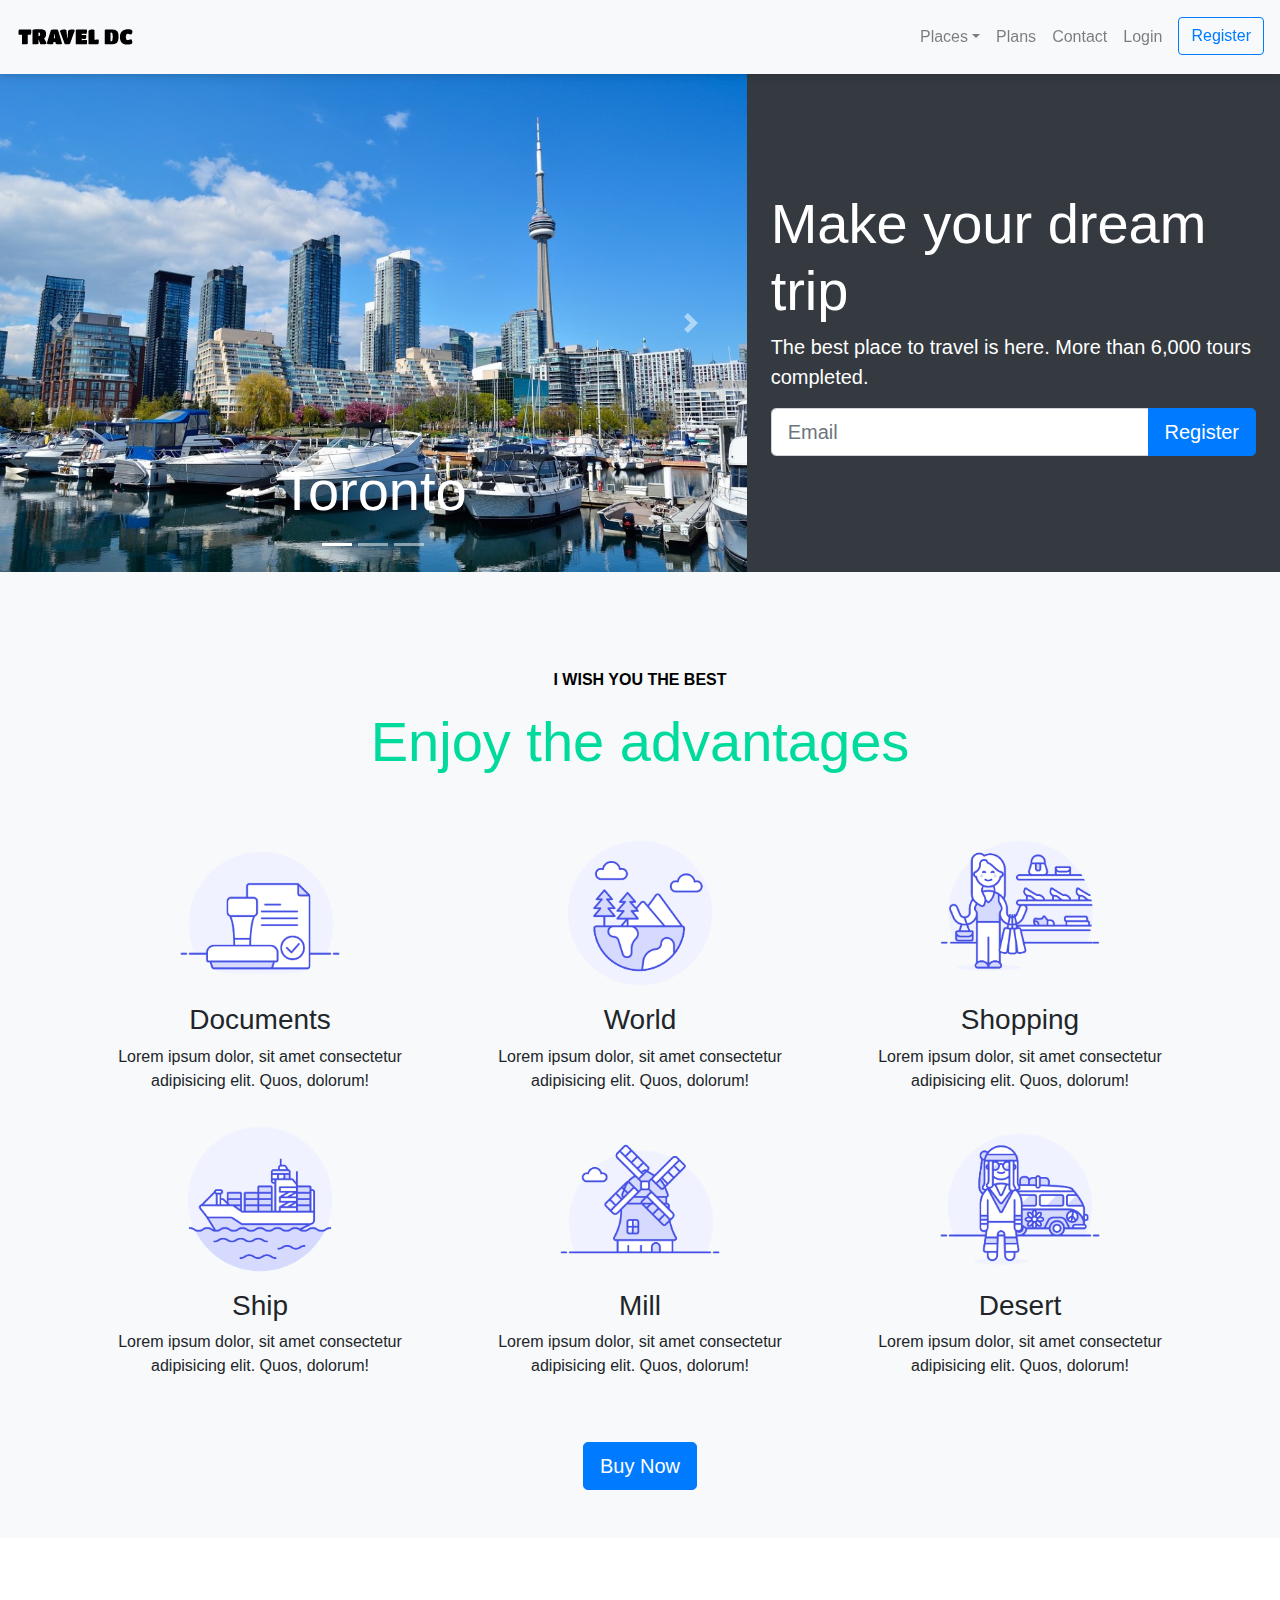
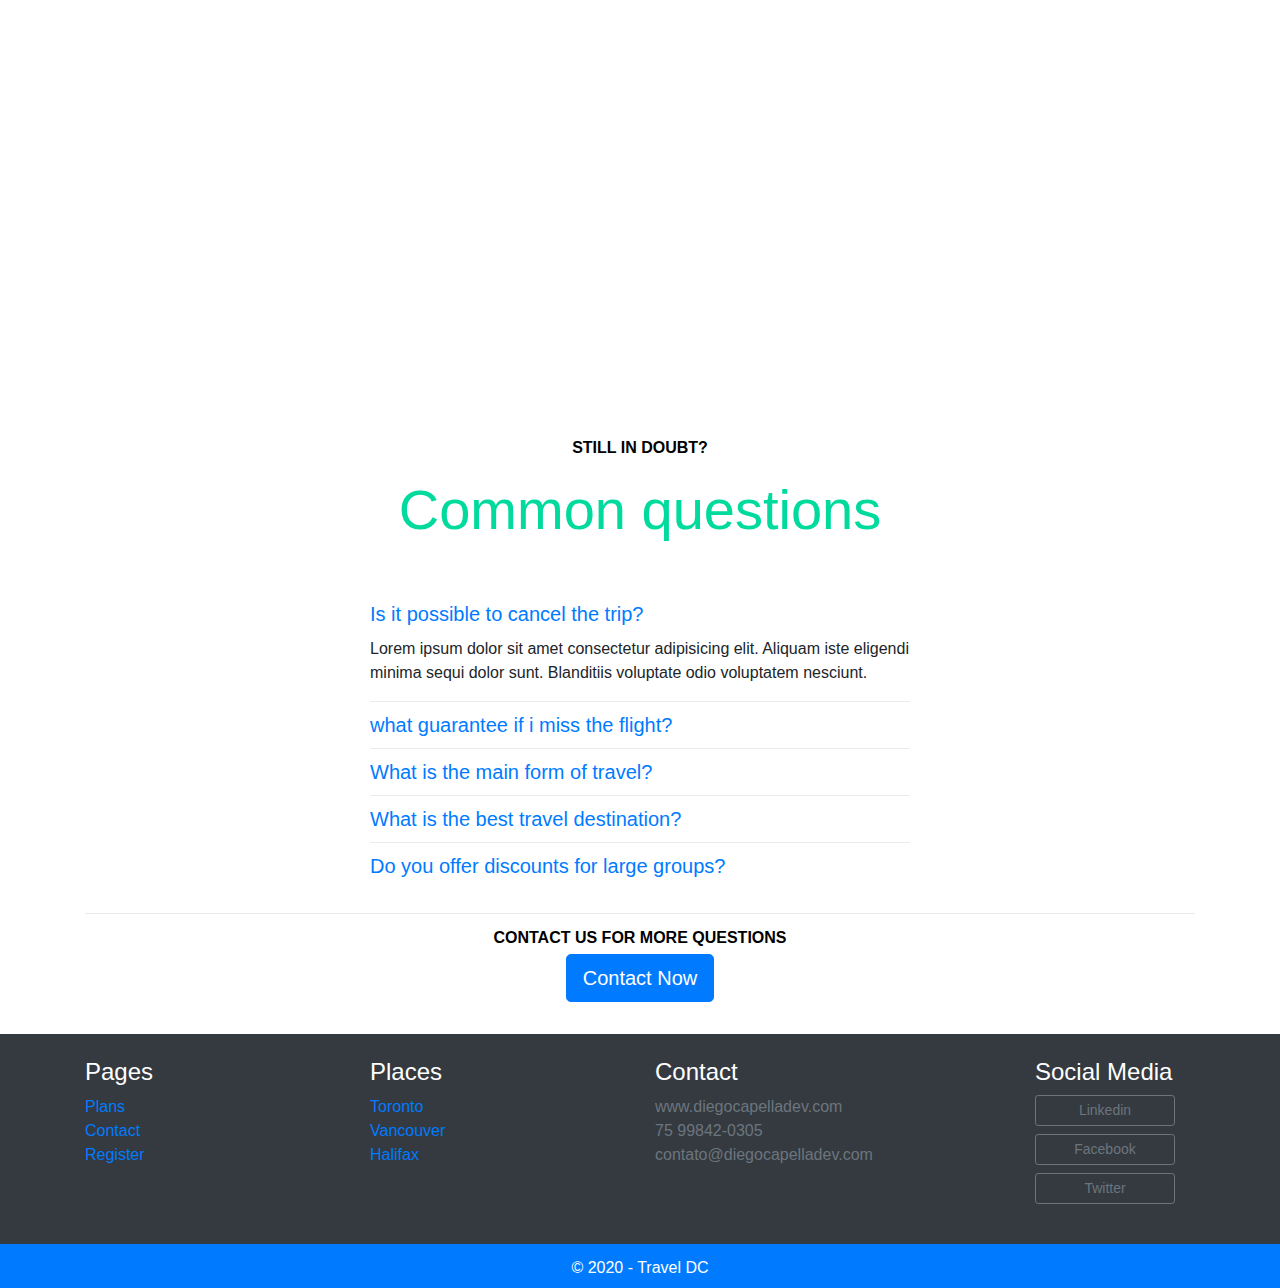
<file: index.html>
<!DOCTYPE html>
<html lang="pt-br">
<head>
  <meta charset="UTF-8">
  <meta name="viewport" content="width=device-width, initial-scale=1.0">
  <title>Travel DC</title>
  <link rel="stylesheet" href="css/bootstrap.min.css">
  <link rel="stylesheet" href="css/style.css">
</head>
<body>

  <!-- Modal Login -->
  <div class="modal fade" id="modalLogin" tabindex="-1" role="dialog" aria-labelledby="modalLoginLabel" aria-hidden="true">
    <div class="modal-dialog" role="document">
      <div class="modal-content">
        <div class="modal-header">
          <h5 class="modal-title" id="modalLoginLabel">Log-in</h5>
          <button type="button" class="close" data-dismiss="modal" aria-label="Close">
            <span aria-hidden="true">&times;</span>
          </button>
        </div>
        <div class="modal-body">
          <form>
            <div class="form-group">
              <label for="emailLogin">Email address</label>
              <input type="email" class="form-control" id="emailLogin" aria-describedby="emailHelp" placeholder="user@example.com">
              <small id="emailHelp" class="form-text text-muted">We'll never share your email with anyone else.</small>
            </div>
            <div class="form-group">
              <label for="passwordLogin">Password</label>
              <input type="password" class="form-control" id="passwordLogin" placeholder="********">
            </div>
            <button type="submit" class="btn btn-primary">Submit</button>
            <div class="mt-2">
              <small>Forgot your password? <a href="#">Click here!</a></small>
            </div>
          </form>
        </div>
      </div>
    </div>
  </div>

  <!-- Navigation-Bar -->
  <nav class="navbar fixed-top py-3 navbar-expand-md bg-light navbar-light box-shadow">
    <a href="index.html">
      <img src="img/home/logo.png" class="navbar-brand" alt="Travel DC">
    </a>
    <button class="navbar-toggler" type="button" data-toggle="collapse" data-target="#navbarSupportedContent" aria-controls="navbarSupportedContent" aria-expanded="false" aria-label="Toggle navigation">
      <span class="navbar-toggler-icon"></span>
    </button>
    <div class="collapse navbar-collapse" id="navbarSupportedContent">
      <ul class="navbar-nav ml-auto">
        <li class="nav-item dropdown">
          <a class="nav-link dropdown-toggle" id="navbarDropdown" href="#" role="button" data-toggle="dropdown" aria-haspopup="true" aria-expanded="false" >Places</a>
          <div class="dropdown-menu" aria-labelledby="navbarDropdown">
            <a class="dropdown-item" href="places.html">Toronto</a>
            <a class="dropdown-item" href="places.html">Vancouver</a>
            <a class="dropdown-item" href="places.html">Halifax</a>
          </div>
        </li>
        <li class="nav-item">
          <a class="nav-link" href="plans.html">Plans</a>
        </li>
        <li class="nav-item">
          <a class="nav-link" href="contact.html">Contact</a>
        </li>
        <li class="nav-item">
          <a class="nav-link" href="#" data-toggle="modal" data-target="#modalLogin">Login</a>
        </li>
        <li class="nav-item">
          <a class="btn btn-outline-primary ml-md-2" href="register.html">Register</a>
        </li>
      </ul>
    </div>
  </nav>

  <!-- Sliders -->
  <section class="container-fluid">
    <div class="row text-white bg-dark">
      <!-- Carousel -->
      <div class="col-lg-7 p-0">
        <div id="carouselCity" class="carousel slide" data-ride="carousel">
          <ol class="carousel-indicators">
            <li data-target="#carouselCity" data-slide-to="0" class="active"></li>
            <li data-target="#carouselCity" data-slide-to="1"></li>
            <li data-target="#carouselCity" data-slide-to="2"></li>
          </ol>
          <div class="carousel-inner">
            <div class="carousel-item active">
              <img src="img/home/toronto.jpg" class="d-block w-100" alt="Toronto">
              <div class="carousel-caption d-none d-md-block">
                <h5 class="display-4">Toronto</h5>
              </div>
            </div>
            <div class="carousel-item">
              <img src="img/home/vancouver.jpg" class="d-block w-100" alt="Vancouver">
              <div class="carousel-caption d-none d-md-block">
                <h5 class="display-4">Vancouver</h5>
              </div>
            </div>
            <div class="carousel-item">
              <img src="img/home/halifax.jpg" class="d-block w-100" alt="Halifax">
              <div class="carousel-caption d-none d-md-block">
                <h5 class="display-4">Halifax</h5>
              </div>
            </div>
          </div>
          <a class="carousel-control-prev" href="#carouselCity" role="button" data-slide="prev">
            <span class="carousel-control-prev-icon" aria-hidden="true"></span>
            <span class="sr-only">Previous</span>
          </a>
          <a class="carousel-control-next" href="#carouselCity" role="button" data-slide="next">
            <span class="carousel-control-next-icon" aria-hidden="true"></span>
            <span class="sr-only">Next</span>
          </a>
        </div>
      </div>
      <!-- Register Email -->
      <div class="col-lg-5 p-4 align-self-center">
        <h1 class="display-4">Make your dream trip</h1>
        <p class="lead">The best place to travel is here. More than 6,000 tours completed.</p>
        <form class="" action="">
          <div class="input-group input-group-lg">
            <input type="text" class="form-control" placeholder="Email" aria-label="Email" aria-describedby="button-addon2">
            <div class="input-group-append">
              <button class="btn btn-primary" type="button" id="button-addon2">Register</button>
            </div>
          </div>
        </form>
      </div>
    </div>
  </section>

  <!-- advantage -->
  <section class="py-5 bg-light">
    <div class="container text-center">
      <div class="my-5">
        <p class="antitle">I wish you the best</p>
      <h2 class="display-4 text-primary">Enjoy the advantages</h2>
      </div>

      <div class="row">
        <div class="col-xl-4 col-md-6">
          <img class="icons-advantage" src="img/icons/document.png" alt="img-documents">
          <h3>Documents</h3>
          <p>Lorem ipsum dolor, sit amet consectetur adipisicing elit. Quos, dolorum!</p>
        </div>
        <div class="col-xl-4 col-md-6">
          <img class="icons-advantage" src="img/icons/world.png" alt="img-world">
          <h3>World</h3>
          <p>Lorem ipsum dolor, sit amet consectetur adipisicing elit. Quos, dolorum!</p>
        </div>
        <div class="col-xl-4 col-md-6">
          <img class="icons-advantage" src="img/icons/shopping.png" alt="img-shopping">
          <h3>Shopping</h3>
          <p>Lorem ipsum dolor, sit amet consectetur adipisicing elit. Quos, dolorum!</p>
        </div>

        <div class="col-xl-4 col-md-6">
          <img class="icons-advantage" src="img/icons/ship.png" alt="img-ship">
          <h3>Ship</h3>
          <p>Lorem ipsum dolor, sit amet consectetur adipisicing elit. Quos, dolorum!</p>
        </div>
        <div class="col-xl-4 col-md-6">
          <img class="icons-advantage" src="img/icons/mill.png" alt="img-mill">
          <h3>Mill</h3>
          <p>Lorem ipsum dolor, sit amet consectetur adipisicing elit. Quos, dolorum!</p>
        </div>
        <div class="col-xl-4 col-md-6">
          <img class="icons-advantage" src="img/icons/desert.png" alt="img-desert">
          <h3>Desert</h3>
          <p>Lorem ipsum dolor, sit amet consectetur adipisicing elit. Quos, dolorum!</p>
        </div>
      </div>

      <div>
        <a href="plans.html" class="btn btn-primary btn-lg mt-5">Buy Now</a>
      </div>
    </div>
  </section>

  <!-- Phrase -->
  <section id="home-quote" class="p-md-5">
    <blockquote class="blockquote text-center p-md-5 p-3">
      <p class="display-4">
        <em>"You can't connect the dots looking forward; you can only connect them looking backwards."</em>
      </p>
      <footer class="blockquote-footer">Steve Jobs</footer>
    </blockquote>
  </section>

  <!-- Collapse -->
  <section class="container">
    <div class="my-5 text-center">
      <p class="antitle">Still in doubt?</p>
      <h2 class="display-4 text-primary">Common questions</h2>
    </div>
    <div class="row justify-content-center">
      <div class="col-md-6 accordion" id="accordionExample">
        <div class="py-2" id="headingOne">
          <a class="lead" href="" data-toggle="collapse" data-target="#collapseOne" aria-expanded="true" aria-controls="collapseOne">Is it possible to cancel the trip?</a>
        </div>
        <div id="collapseOne" class="collapse show" aria-labelledby="headingOne" data-parent="#accordionExample">
          <p>Lorem ipsum dolor sit amet consectetur adipisicing elit. Aliquam iste eligendi minima sequi dolor sunt. Blanditiis voluptate odio voluptatem nesciunt.</p>
        </div>

        <div class="itemDivider" id="headingTwo">
          <a class="lead" href="" data-toggle="collapse" data-target="#collapseTwo" aria-expanded="false" aria-controls="collapseTwo">what guarantee if i miss the flight?</a>
        </div>
        <div id="collapseTwo" class="collapse" aria-labelledby="headingTwo" data-parent="#accordionExample">
          <p>Lorem ipsum dolor, sit amet consectetur adipisicing elit. Ut, natus. Possimus aut dolorum dolores enim molestias obcaecati voluptates eaque? Voluptate magni corrupti asperiores id cum?</p>
        </div>

        <div class="itemDivider" id="headingthree">
          <a class="lead" href="" data-toggle="collapse" data-target="#collapsethree" aria-expanded="false" aria-controls="collapsethree">What is the main form of travel?</a>
        </div>
        <div id="collapsethree" class="collapse" aria-labelledby="headingthree" data-parent="#accordionExample">
          <p>Lorem ipsum dolor sit amet consectetur adipisicing elit. Eligendi, eaque iure minima corporis libero ad ut, temporibus provident ex sit distinctio perspiciatis.</p>
        </div>

        <div class="itemDivider" id="headingFour">
          <a class="lead" href="" data-toggle="collapse" data-target="#collapseFour" aria-expanded="false" aria-controls="collapseFour">What is the best travel destination?</a>
        </div>
        <div id="collapseFour" class="collapse" aria-labelledby="headingFour" data-parent="#accordionExample">
          <p>Lorem, ipsum dolor sit amet consectetur adipisicing elit. Non, temporibus? Non qui vel iure fuga, veniam quibusdam amet dolor. Voluptas dolorum id impedit.</p>
        </div>

        <div class="itemDivider" id="headingFive">
          <a class="lead" href="" data-toggle="collapse" data-target="#collapseFive" aria-expanded="false" aria-controls="collapseFive">Do you offer discounts for large groups?</a>
        </div>
        <div id="collapseFive" class="collapse" aria-labelledby="headingFive" data-parent="#accordionExample">
          <p>Lorem, ipsum dolor sit amet consectetur adipisicing elit. Non, temporibus? Non qui vel iure fuga, veniam quibusdam amet dolor. Voluptas dolorum id impedit.</p>
        </div>     
      </div>
    </div>
    <div class="text-center my-4 itemDivider">
      <p class="antitle m-1">Contact us for more questions</p>
      <a class="btn btn-primary btn-lg" href="contact.html">Contact Now</a>
    </div>
  </section>

  <!-- Footer -->
  <footer class="bg-dark text-white">
    <div class="container py-4">
      <div class="row">
        <div class="col-md-3 col-6">
          <h4>Pages</h4>
          <ul class="list-unstyled">
            <li><a href="plans.html">Plans</a></li>
            <li><a href="contact.html">Contact</a></li>
            <li><a href="register.html">Register</a></li>
          </ul>
        </div>

        <div class="col-md-3 col-6">
          <h4>Places</h4>
          <ul class="list-unstyled">
            <li><a href="places.html">Toronto</a></li>
            <li><a href="places.html">Vancouver</a></li>
            <li><a href="places.html">Halifax</a></li>
          </ul>
        </div>

        <div class="col-md-4 col-sm-6">
          <h4>Contact</h4>
          <ul class="list-unstyled text-secondary">
            <li>www.diegocapelladev.com</li>
            <li>75 99842-0305</li>
            <li>contato@diegocapelladev.com</li>
          </ul>
        </div>

        <div class="col-md-2 col-ms-6">
          <h4>Social Media</h4>
          <ul class="list-unstyled">
            <li><a class="btn btn-outline-secondary btn-sm mb-2 btn-block" href="#" style="max-width: 140px;">Linkedin</a></li>
            <li><a class="btn btn-outline-secondary btn-sm mb-2 btn-block" href="#" style="max-width: 140px;">Facebook</a></li>
            <li><a class="btn btn-outline-secondary btn-sm mb-2 btn-block" href="#" style="max-width: 140px;">Twitter</a></li>
          </ul>
        </div>
      </div>
    </div>
    <div class="bg-primary text-center py-2">
      <p class="mb-0 mt-1">&copy 2020 - Travel DC</p>
    </div>
  </footer>

  <script src="js/jquery-3.4.1.slim.min.js"></script>
  <script src="js/popper.min.js"></script>
  <script src="js/bootstrap.min.js"></script>
  <script src="js/app.js"></script>
</body>
</html>
</file>
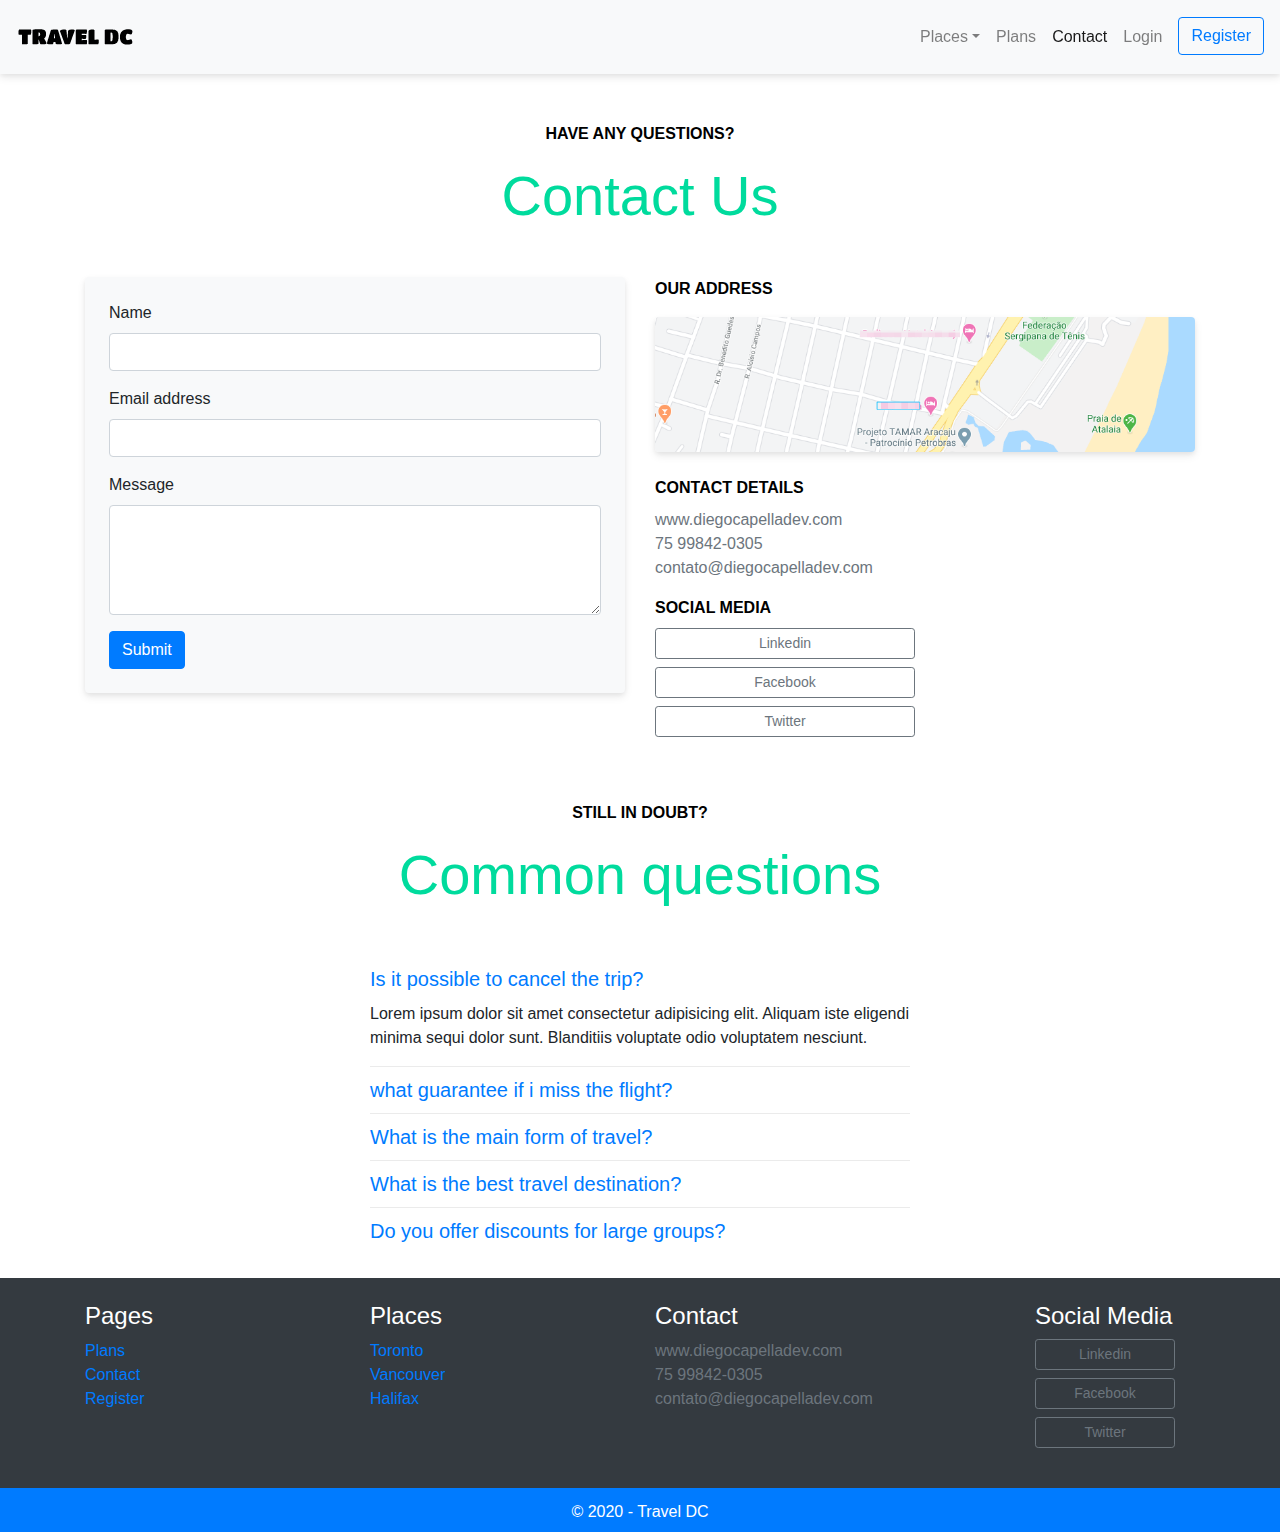
<file: contact.html>
<!DOCTYPE html>
<html lang="pt-br">
<head>
  <meta charset="UTF-8">
  <meta name="viewport" content="width=device-width, initial-scale=1.0">
  <title>Travel DC</title>
  <link rel="stylesheet" href="css/bootstrap.min.css">
  <link rel="stylesheet" href="css/style.css">
</head>
<body>

  <!-- Modal Login -->
  <div class="modal fade" id="modalLogin" tabindex="-1" role="dialog" aria-labelledby="modalLoginLabel" aria-hidden="true">
    <div class="modal-dialog" role="document">
      <div class="modal-content">
        <div class="modal-header">
          <h5 class="modal-title" id="modalLoginLabel">Log-in</h5>
          <button type="button" class="close" data-dismiss="modal" aria-label="Close">
            <span aria-hidden="true">&times;</span>
          </button>
        </div>
        <div class="modal-body">
          <form>
            <div class="form-group">
              <label for="emailLogin">Email address</label>
              <input type="email" class="form-control" id="emailLogin" aria-describedby="emailHelp" placeholder="user@example.com">
              <small id="emailHelp" class="form-text text-muted">We'll never share your email with anyone else.</small>
            </div>
            <div class="form-group">
              <label for="passwordLogin">Password</label>
              <input type="password" class="form-control" id="passwordLogin" placeholder="********">
            </div>
            <button type="submit" class="btn btn-primary">Submit</button>
            <div class="mt-2">
              <small>Forgot your password? <a href="#">Click here!</a></small>
            </div>
          </form>
        </div>
      </div>
    </div>
  </div>

  <!-- Navigation-Bar -->
  <nav class="navbar fixed-top py-3 navbar-expand-md bg-light navbar-light box-shadow">
    <a href="index.html">
      <img src="img/home/logo.png" class="navbar-brand" alt="Travel DC">
    </a>
    <button class="navbar-toggler" type="button" data-toggle="collapse" data-target="#navbarSupportedContent" aria-controls="navbarSupportedContent" aria-expanded="false" aria-label="Toggle navigation">
      <span class="navbar-toggler-icon"></span>
    </button>
    <div class="collapse navbar-collapse" id="navbarSupportedContent">
      <ul class="navbar-nav ml-auto">
        <li class="nav-item dropdown">
          <a class="nav-link dropdown-toggle" id="navbarDropdown" href="#" role="button" data-toggle="dropdown" aria-haspopup="true" aria-expanded="false" >Places</a>
          <div class="dropdown-menu" aria-labelledby="navbarDropdown">
            <a class="dropdown-item" href="places.html">Toronto</a>
            <a class="dropdown-item" href="places.html">Vancouver</a>
            <a class="dropdown-item" href="places.html">Halifax</a>
          </div>
        </li>
        <li class="nav-item">
          <a class="nav-link" href="plans.html">Plans</a>
        </li>
        <li class="nav-item">
          <a class="nav-link active" href="contact.html">Contact</a>
        </li>
        <li class="nav-item">
          <a class="nav-link" href="#" data-toggle="modal" data-target="#modalLogin">Login</a>
        </li>
        <li class="nav-item">
          <a class="btn btn-outline-primary ml-md-2" href="register.html">Register</a>
        </li>
      </ul>
    </div>
  </nav>

  <!-- Contact Form -->
  <section class="container">
    <div class="my-5 text-center">
      <p class="antitle">Have any questions?</p>
      <h2 class="display-4 text-primary">Contact Us</h2>
    </div>
    <div class="row">
      <div class="col-lg mb-4">
        <form class="bg-light rounded p-4 box-shadow" action="#">
          <div class="form-group">
            <label for="clientName">Name</label>
            <input type="email" class="form-control" id="clientName" aria-describedby="emailHelp">
          </div>
          <div class="form-group">
            <label for="clientEmail">Email address</label>
            <input type="email" class="form-control" id="clientEmail" aria-describedby="emailHelp">
          </div>
          <div class="form-group">
            <label for="clientMessage">Message</label>
            <textarea class="form-control" id="clientMessage" rows="4"></textarea>
          </div>
          <button type="submit" class="btn btn-primary">Submit</button>
        </form>
      </div>
      
      <div class="col-lg">
        <p class="antitle">Our address</p>
        <a href="#">
          <img class="img-fluid box-shadow rounded mb-4" src="img/map.png" alt="Our address">
        </a>

        <p class="antitle mb-2">Contact details</p>
        <ul class="list-unstyled text-secondary">
          <li>www.diegocapelladev.com</li>
          <li>75 99842-0305</li>
          <li>contato@diegocapelladev.com</li>
        </ul>
        <p class="antitle mb-2">Social media</p>
        <ul class="list-unstyled" style="max-width: 260px;">
          <li><a class="btn btn-outline-secondary btn-sm mb-2 btn-block" href="#">Linkedin</a></li>
          <li><a class="btn btn-outline-secondary btn-sm mb-2 btn-block" href="#">Facebook</a></li>
          <li><a class="btn btn-outline-secondary btn-sm mb-2 btn-block" href="#">Twitter</a></li>
        </ul>
      </div>
    </div>
  </section>

  <!-- Collapse Questions -->
  <section class="container mb-4">
    <div class="my-5 text-center">
      <p class="antitle">Still in doubt?</p>
      <h2 class="display-4 text-primary">Common questions</h2>
    </div>
    <div class="row justify-content-center">
      <div class="col-md-6 accordion" id="accordionExample">
        <div class="py-2" id="headingOne">
          <a class="lead" href="" data-toggle="collapse" data-target="#collapseOne" aria-expanded="true" aria-controls="collapseOne">Is it possible to cancel the trip?</a>
        </div>
        <div id="collapseOne" class="collapse show" aria-labelledby="headingOne" data-parent="#accordionExample">
          <p>Lorem ipsum dolor sit amet consectetur adipisicing elit. Aliquam iste eligendi minima sequi dolor sunt. Blanditiis voluptate odio voluptatem nesciunt.</p>
        </div>

        <div class="itemDivider" id="headingTwo">
          <a class="lead" href="" data-toggle="collapse" data-target="#collapseTwo" aria-expanded="false" aria-controls="collapseTwo">what guarantee if i miss the flight?</a>
        </div>
        <div id="collapseTwo" class="collapse" aria-labelledby="headingTwo" data-parent="#accordionExample">
          <p>Lorem ipsum dolor, sit amet consectetur adipisicing elit. Ut, natus. Possimus aut dolorum dolores enim molestias obcaecati voluptates eaque? Voluptate magni corrupti asperiores id cum?</p>
        </div>

        <div class="itemDivider" id="headingthree">
          <a class="lead" href="" data-toggle="collapse" data-target="#collapsethree" aria-expanded="false" aria-controls="collapsethree">What is the main form of travel?</a>
        </div>
        <div id="collapsethree" class="collapse" aria-labelledby="headingthree" data-parent="#accordionExample">
          <p>Lorem ipsum dolor sit amet consectetur adipisicing elit. Eligendi, eaque iure minima corporis libero ad ut, temporibus provident ex sit distinctio perspiciatis.</p>
        </div>

        <div class="itemDivider" id="headingFour">
          <a class="lead" href="" data-toggle="collapse" data-target="#collapseFour" aria-expanded="false" aria-controls="collapseFour">What is the best travel destination?</a>
        </div>
        <div id="collapseFour" class="collapse" aria-labelledby="headingFour" data-parent="#accordionExample">
          <p>Lorem, ipsum dolor sit amet consectetur adipisicing elit. Non, temporibus? Non qui vel iure fuga, veniam quibusdam amet dolor. Voluptas dolorum id impedit.</p>
        </div>

        <div class="itemDivider" id="headingFive">
          <a class="lead" href="" data-toggle="collapse" data-target="#collapseFive" aria-expanded="false" aria-controls="collapseFive">Do you offer discounts for large groups?</a>
        </div>
        <div id="collapseFive" class="collapse" aria-labelledby="headingFive" data-parent="#accordionExample">
          <p>Lorem, ipsum dolor sit amet consectetur adipisicing elit. Non, temporibus? Non qui vel iure fuga, veniam quibusdam amet dolor. Voluptas dolorum id impedit.</p>
        </div>     
      </div>
    </div>
  </section>

  <!-- Footer -->
  <footer class="bg-dark text-white">
    <div class="container py-4">
      <div class="row">
        <div class="col-md-3 col-6">
          <h4>Pages</h4>
          <ul class="list-unstyled">
            <li><a href="plans.html">Plans</a></li>
            <li><a href="contact.html">Contact</a></li>
            <li><a href="register.html">Register</a></li>
          </ul>
        </div>

        <div class="col-md-3 col-6">
          <h4>Places</h4>
          <ul class="list-unstyled">
            <li><a href="places.html">Toronto</a></li>
            <li><a href="places.html">Vancouver</a></li>
            <li><a href="places.html">Halifax</a></li>
          </ul>
        </div>

        <div class="col-md-4 col-sm-6">
          <h4>Contact</h4>
          <ul class="list-unstyled text-secondary">
            <li>www.diegocapelladev.com</li>
            <li>75 99842-0305</li>
            <li>contato@diegocapelladev.com</li>
          </ul>
        </div>

        <div class="col-md-2 col-ms-6">
          <h4>Social Media</h4>
          <ul class="list-unstyled">
            <li><a class="btn btn-outline-secondary btn-sm mb-2 btn-block" href="#" style="max-width: 140px;">Linkedin</a></li>
            <li><a class="btn btn-outline-secondary btn-sm mb-2 btn-block" href="#" style="max-width: 140px;">Facebook</a></li>
            <li><a class="btn btn-outline-secondary btn-sm mb-2 btn-block" href="#" style="max-width: 140px;">Twitter</a></li>
          </ul>
        </div>
      </div>
    </div>
    <div class="bg-primary text-center py-2">
      <p class="mb-0 mt-1">&copy 2020 - Travel DC</p>
    </div>
  </footer>

  <script src="js/jquery-3.4.1.slim.min.js"></script>
  <script src="js/popper.min.js"></script>
  <script src="js/bootstrap.min.js"></script>
  <script src="js/app.js"></script>
</body>
</html>
</file>
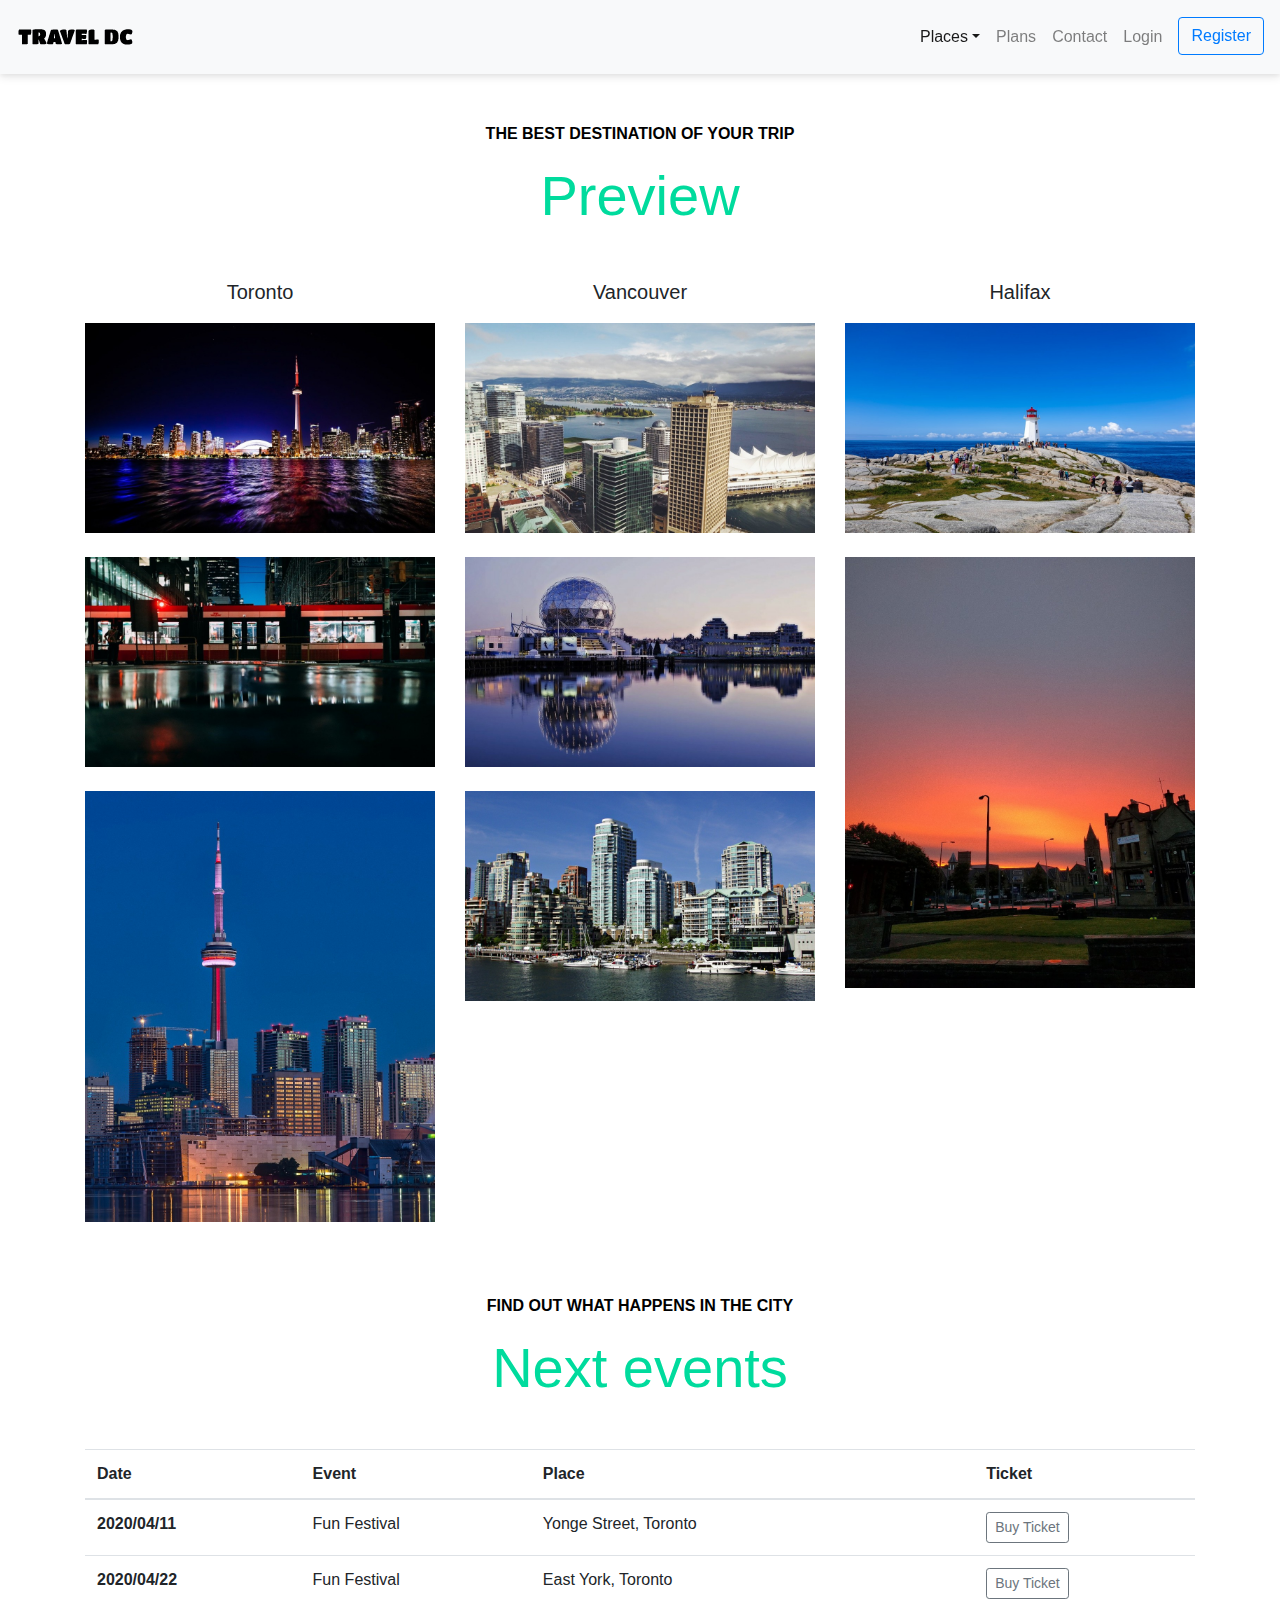
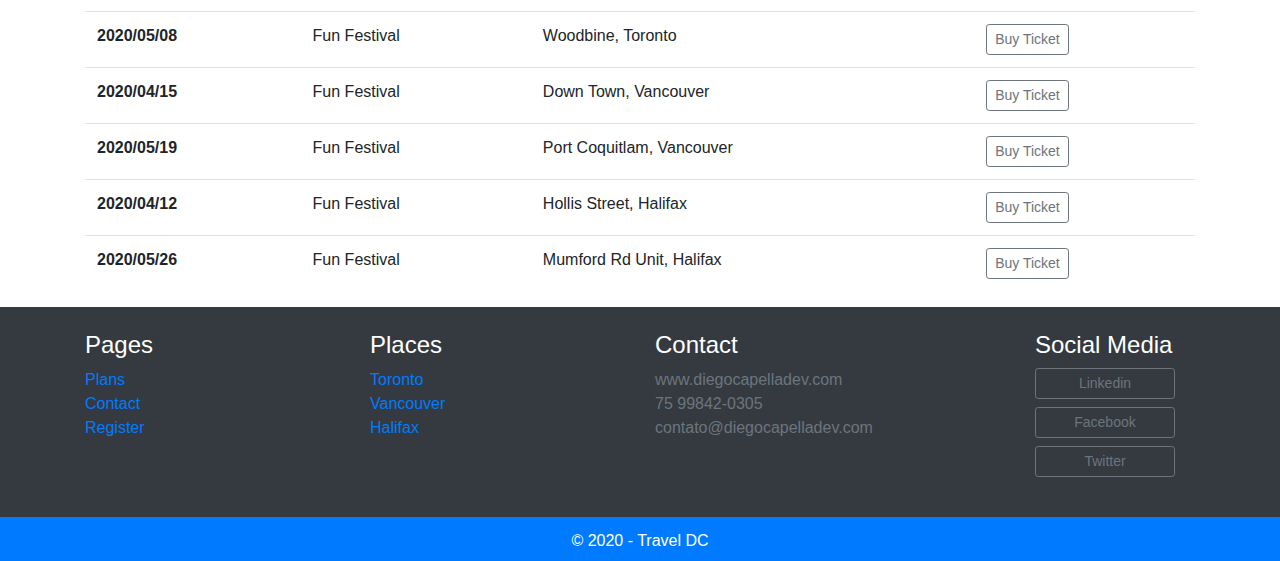
<file: places.html>
<!DOCTYPE html>
<html lang="pt-br">
<head>
  <meta charset="UTF-8">
  <meta name="viewport" content="width=device-width, initial-scale=1.0">
  <title>Travel DC</title>
  <link rel="stylesheet" href="css/bootstrap.min.css">
  <link rel="stylesheet" href="css/style.css">
</head>
<body>

  <!-- Modal Login -->
  <div class="modal fade" id="modalLogin" tabindex="-1" role="dialog" aria-labelledby="modalLoginLabel" aria-hidden="true">
    <div class="modal-dialog" role="document">
      <div class="modal-content">
        <div class="modal-header">
          <h5 class="modal-title" id="modalLoginLabel">Log-in</h5>
          <button type="button" class="close" data-dismiss="modal" aria-label="Close">
            <span aria-hidden="true">&times;</span>
          </button>
        </div>
        <div class="modal-body">
          <form>
            <div class="form-group">
              <label for="emailLogin">Email address</label>
              <input type="email" class="form-control" id="emailLogin" aria-describedby="emailHelp" placeholder="user@example.com">
              <small id="emailHelp" class="form-text text-muted">We'll never share your email with anyone else.</small>
            </div>
            <div class="form-group">
              <label for="passwordLogin">Password</label>
              <input type="password" class="form-control" id="passwordLogin" placeholder="********">
            </div>
            <button type="submit" class="btn btn-primary">Submit</button>
            <div class="mt-2">
              <small>Forgot your password? <a href="#">Click here!</a></small>
            </div>
          </form>
        </div>
      </div>
    </div>
  </div>

  <!-- Navigation-Bar -->
  <nav class="navbar fixed-top py-3 navbar-expand-md bg-light navbar-light box-shadow">
    <a href="index.html">
      <img src="img/home/logo.png" class="navbar-brand" alt="Travel DC">
    </a>
    <button class="navbar-toggler" type="button" data-toggle="collapse" data-target="#navbarSupportedContent" aria-controls="navbarSupportedContent" aria-expanded="false" aria-label="Toggle navigation">
      <span class="navbar-toggler-icon"></span>
    </button>
    <div class="collapse navbar-collapse" id="navbarSupportedContent">
      <ul class="navbar-nav ml-auto">
        <li class="nav-item dropdown">
          <a class="nav-link active dropdown-toggle" id="navbarDropdown" href="#" role="button" data-toggle="dropdown" aria-haspopup="true" aria-expanded="false" >Places</a>
          <div class="dropdown-menu" aria-labelledby="navbarDropdown">
            <a class="dropdown-item" href="places.html">Toronto</a>
            <a class="dropdown-item" href="places.html">Vancouver</a>
            <a class="dropdown-item" href="places.html">Halifax</a>
          </div>
        </li>
        <li class="nav-item">
          <a class="nav-link" href="plans.html">Plans</a>
        </li>
        <li class="nav-item">
          <a class="nav-link" href="contact.html">Contact</a>
        </li>
        <li class="nav-item">
          <a class="nav-link" href="#" data-toggle="modal" data-target="#modalLogin">Login</a>
        </li>
        <li class="nav-item">
          <a class="btn btn-outline-primary ml-md-2" href="register.html">Register</a>
        </li>
      </ul>
    </div>
  </nav>

  <!-- Galery -->
  <section class="container">
    <div class="text-center my-5">
      <p class="antitle">The best destination of your trip</p>
      <h1 class="display-4 text-primary">Preview</h1>
    </div>
    <div class="row">
      <div class="col-md">
        <p class="lead text-center">Toronto</p>
        <img class="img-fluid mb-4" src="img/places/toronto-one.jpg" alt="Toronto One">
        <img class="img-fluid mb-4" src="img/places/toronto-two.jpg" alt="Toronto Two">
        <img class="img-fluid mb-4" src="img/places/toronto-three.jpg" alt="Toronto Three">
      </div>

      <div class="col-md">
        <p class="lead text-center">Vancouver</p>
        <img class="img-fluid mb-4" src="img/places/vancouver-one.jpg" alt="Vancouver One">
        <img class="img-fluid mb-4" src="img/places/vancouver-two.jpg" alt="Vancouver Two">
        <img class="img-fluid mb-4" src="img/places/vancouver-three.jpg" alt="Vancouver Three">
      </div>

      <div class="col-md">
        <p class="lead text-center">Halifax</p>
        <img class="img-fluid mb-4" src="img/places/halifax-one.jpg" alt="Halifax One">
        <img class="img-fluid mb-4" src="img/places/halifax-two.jpg" alt="Halifax Two">
      </div>
    </div>
  </section>

  <!-- Table of Events -->
  <section class="container">
    <div class="text-center my-5">
      <p class="antitle">Find out what happens in the city</p>
      <h1 class="display-4 text-primary">Next events</h1>
    </div>
    <table class="table table-hover table-responsive-md">
      <thead>
        <tr>
          <th scope="col">Date</th>
          <th scope="col">Event</th>
          <th scope="col">Place</th>
          <th scope="col">Ticket</th>
        </tr>
      </thead>
      <tbody>
        <tr>
          <th scope="row">2020/04/11</th>
          <td>Fun Festival</td>
          <td>Yonge Street, Toronto</td>
          <td><a class="btn btn-outline-secondary btn-sm" href="#">Buy Ticket</a></td>
        </tr>
        <tr>
          <th scope="row">2020/04/22</th>
          <td>Fun Festival</td>
          <td>East York, Toronto</td>
          <td><a class="btn btn-outline-secondary btn-sm" href="#">Buy Ticket</a></td>
        </tr>
        <tr>
          <th scope="row">2020/05/08</th>
          <td>Fun Festival</td>
          <td>Woodbine, Toronto</td>
          <td><a class="btn btn-outline-secondary btn-sm" href="#">Buy Ticket</a></td>
        </tr>

        <tr>
          <th scope="row">2020/04/15</th>
          <td>Fun Festival</td>
          <td>Down Town, Vancouver</td>
          <td><a class="btn btn-outline-secondary btn-sm" href="#">Buy Ticket</a></td>
        </tr>
        <tr>
          <th scope="row">2020/05/19</th>
          <td>Fun Festival</td>
          <td>Port Coquitlam, Vancouver</td>
          <td><a class="btn btn-outline-secondary btn-sm" href="#">Buy Ticket</a></td>
        </tr>

        <tr>
          <th scope="row">2020/04/12</th>
          <td>Fun Festival</td>
          <td>Hollis Street, Halifax</td>
          <td><a class="btn btn-outline-secondary btn-sm" href="#">Buy Ticket</a></td>
        </tr>
        <tr>
          <th scope="row">2020/05/26</th>
          <td>Fun Festival</td>
          <td>Mumford Rd Unit, Halifax</td>
          <td><a class="btn btn-outline-secondary btn-sm" href="#">Buy Ticket</a></td>
        </tr>
      </tbody>
    </table>
  </section>

  <!-- Footer -->
  <footer class="bg-dark text-white">
    <div class="container py-4">
      <div class="row">
        <div class="col-md-3 col-6">
          <h4>Pages</h4>
          <ul class="list-unstyled">
            <li><a href="plans.html">Plans</a></li>
            <li><a href="contact.html">Contact</a></li>
            <li><a href="register.html">Register</a></li>
          </ul>
        </div>

        <div class="col-md-3 col-6">
          <h4>Places</h4>
          <ul class="list-unstyled">
            <li><a href="places.html">Toronto</a></li>
            <li><a href="places.html">Vancouver</a></li>
            <li><a href="places.html">Halifax</a></li>
          </ul>
        </div>

        <div class="col-md-4 col-sm-6">
          <h4>Contact</h4>
          <ul class="list-unstyled text-secondary">
            <li>www.diegocapelladev.com</li>
            <li>75 99842-0305</li>
            <li>contato@diegocapelladev.com</li>
          </ul>
        </div>

        <div class="col-md-2 col-ms-6">
          <h4>Social Media</h4>
          <ul class="list-unstyled">
            <li><a class="btn btn-outline-secondary btn-sm mb-2 btn-block" href="#" style="max-width: 140px;">Linkedin</a></li>
            <li><a class="btn btn-outline-secondary btn-sm mb-2 btn-block" href="#" style="max-width: 140px;">Facebook</a></li>
            <li><a class="btn btn-outline-secondary btn-sm mb-2 btn-block" href="#" style="max-width: 140px;">Twitter</a></li>
          </ul>
        </div>
      </div>
    </div>
    <div class="bg-primary text-center py-2">
      <p class="mb-0 mt-1">&copy 2020 - Travel DC</p>
    </div>
  </footer>

  <script src="js/jquery-3.4.1.slim.min.js"></script>
  <script src="js/popper.min.js"></script>
  <script src="js/bootstrap.min.js"></script>
  <script src="js/app.js"></script>
</body>
</html>
</file>
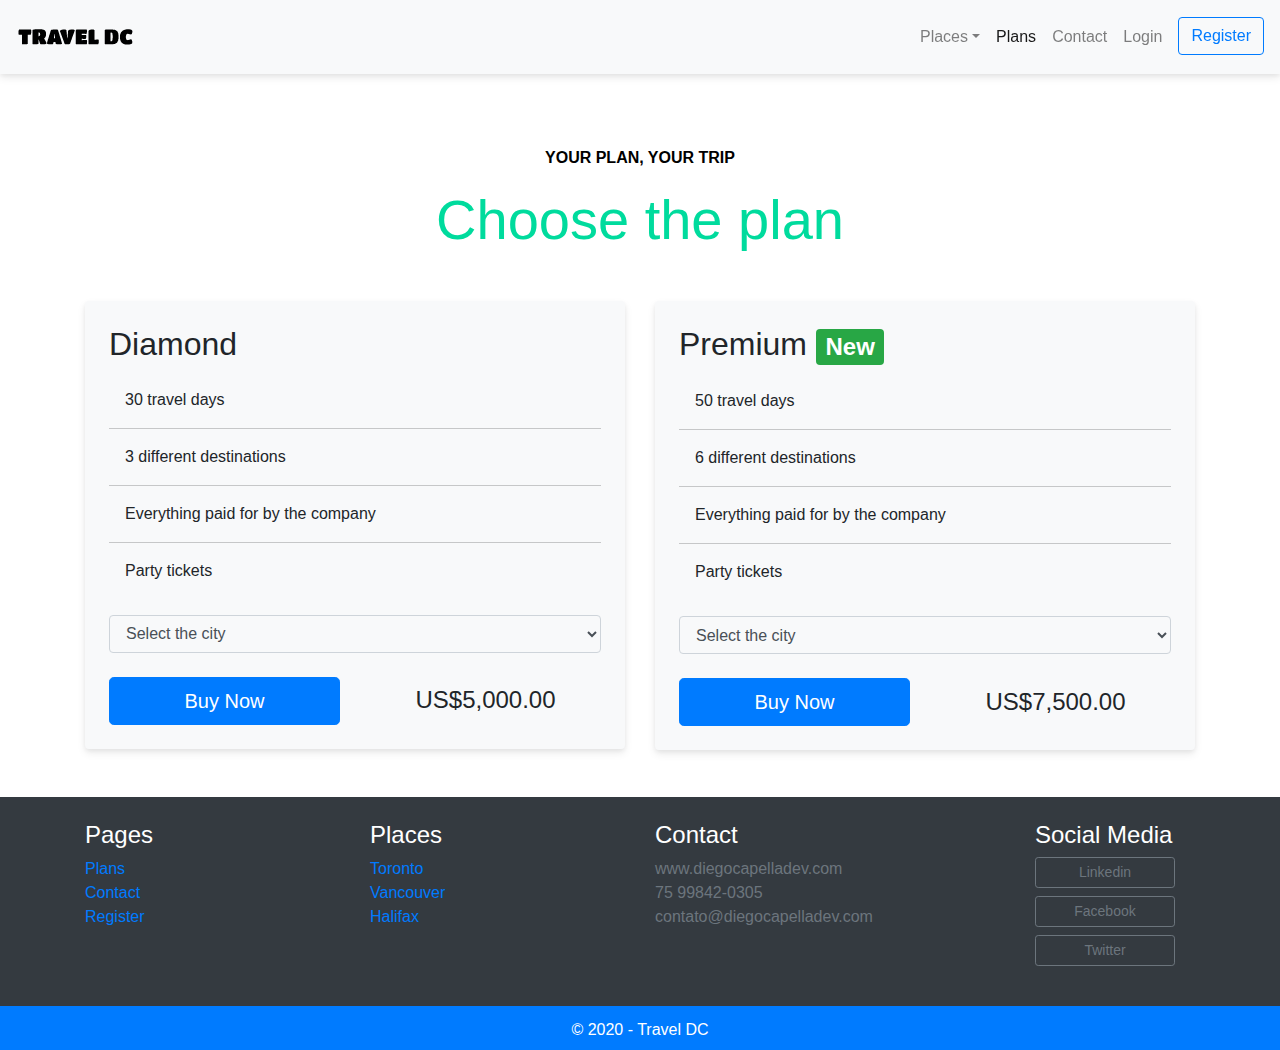
<file: plans.html>
<!DOCTYPE html>
<html lang="pt-br">
<head>
  <meta charset="UTF-8">
  <meta name="viewport" content="width=device-width, initial-scale=1.0">
  <title>Travel DC</title>
  <link rel="stylesheet" href="css/bootstrap.min.css">
  <link rel="stylesheet" href="css/style.css">
</head>
<body>

  <!-- Modal Login -->
  <div class="modal fade" id="modalLogin" tabindex="-1" role="dialog" aria-labelledby="modalLoginLabel" aria-hidden="true">
    <div class="modal-dialog" role="document">
      <div class="modal-content">
        <div class="modal-header">
          <h5 class="modal-title" id="modalLoginLabel">Log-in</h5>
          <button type="button" class="close" data-dismiss="modal" aria-label="Close">
            <span aria-hidden="true">&times;</span>
          </button>
        </div>
        <div class="modal-body">
          <form>
            <div class="form-group">
              <label for="emailLogin">Email address</label>
              <input type="email" class="form-control" id="emailLogin" aria-describedby="emailHelp" placeholder="user@example.com">
              <small id="emailHelp" class="form-text text-muted">We'll never share your email with anyone else.</small>
            </div>
            <div class="form-group">
              <label for="passwordLogin">Password</label>
              <input type="password" class="form-control" id="passwordLogin" placeholder="********">
            </div>
            <button type="submit" class="btn btn-primary">Submit</button>
            <div class="mt-2">
              <small>Forgot your password? <a href="#">Click here!</a></small>
            </div>
          </form>
        </div>
      </div>
    </div>
  </div>

  <!-- Navigation-Bar -->
  <nav class="navbar fixed-top py-3 navbar-expand-md bg-light navbar-light box-shadow">
    <a href="index.html">
      <img src="img/home/logo.png" class="navbar-brand" alt="Travel DC">
    </a>
    <button class="navbar-toggler" type="button" data-toggle="collapse" data-target="#navbarSupportedContent" aria-controls="navbarSupportedContent" aria-expanded="false" aria-label="Toggle navigation">
      <span class="navbar-toggler-icon"></span>
    </button>
    <div class="collapse navbar-collapse" id="navbarSupportedContent">
      <ul class="navbar-nav ml-auto">
        <li class="nav-item dropdown">
          <a class="nav-link dropdown-toggle" id="navbarDropdown" href="#" role="button" data-toggle="dropdown" aria-haspopup="true" aria-expanded="false" >Places</a>
          <div class="dropdown-menu" aria-labelledby="navbarDropdown">
            <a class="dropdown-item" href="places.html">Toronto</a>
            <a class="dropdown-item" href="places.html">Vancouver</a>
            <a class="dropdown-item" href="places.html">Halifax</a>
          </div>
        </li>
        <li class="nav-item">
          <a class="nav-link active" href="plans.html">Plans</a>
        </li>
        <li class="nav-item">
          <a class="nav-link" href="contact.html">Contact</a>
        </li>
        <li class="nav-item">
          <a class="nav-link" href="#" data-toggle="modal" data-target="#modalLogin">Login</a>
        </li>
        <li class="nav-item">
          <a class="btn btn-outline-primary ml-md-2" href="register.html">Register</a>
        </li>
      </ul>
    </div>
  </nav>

  <!-- Plans -->
  <section class="container py-4">
    <div class="text-center my-5">
      <p class="antitle">Your plan, your trip</p>
      <h1 class="display-4 text-primary">Choose the plan</h1>
    </div>
    <div class="row">
      <div class="col-md mb-4">
        <div class="bg-light rounded p-4 box-shadow">
          <h2>Diamond</h2>
          <ul class="list-plan list-unstyled">
            <li><span data-toggle="tooltip" data-placement="right" title="That's right, it's 30 days!">30 travel days</span></li>
            <li>3 different destinations</li>
            <li>Everything paid for by the company</li>
            <li>Party tickets</li>
          </ul>
          <form action="#">
            <div class="form-group">
              <select class="form-control bg-light" id="inputCity">
                <option>Select the city</option>
                <option>Toronto</option>
                <option>Vancouver</option>
                <option>Halifax</option>
              </select>
            </div>
          </form>
          <div class="row mt-4 align-items-center">
            <div class="col">
              <a class="btn btn-primary btn-lg btn-block" href="register.html">Buy Now</a>
            </div>
            <div class="col text-center">
              <span class="h4">US$5,000.00</span>
            </div>
          </div>
        </div>
      </div>
      <div class="col-md">
        <div class="bg-light rounded p-4 box-shadow">
          <h2>Premium <span class="badge badge-success">New</span></h2>
          <ul class="list-plan list-unstyled">
            <li>50 travel days</li>
            <li>6 different destinations</li>
            <li>Everything paid for by the company</li>
            <li>Party tickets</li>
          </ul>
          <form action="#">
            <div class="form-group">
              <select class="form-control bg-light" id="inputCity">
                <option>Select the city</option>
                <option>Toronto</option>
                <option>Vancouver</option>
                <option>Halifax</option>
              </select>
            </div>
          </form>
          <div class="row mt-4 align-items-center">
            <div class="col">
              <a class="btn btn-primary btn-lg btn-block" href="register.html">Buy Now</a>
            </div>
            <div class="col text-center">
              <span class="h4">US$7,500.00</span>
            </div>
          </div>
        </div>
      </div>
    </div>
  </section>

  <!-- Footer -->
  <footer class="bg-dark text-white">
    <div class="container py-4">
      <div class="row">
        <div class="col-md-3 col-6">
          <h4>Pages</h4>
          <ul class="list-unstyled">
            <li><a href="plans.html">Plans</a></li>
            <li><a href="contact.html">Contact</a></li>
            <li><a href="register.html">Register</a></li>
          </ul>
        </div>

        <div class="col-md-3 col-6">
          <h4>Places</h4>
          <ul class="list-unstyled">
            <li><a href="places.html">Toronto</a></li>
            <li><a href="places.html">Vancouver</a></li>
            <li><a href="places.html">Halifax</a></li>
          </ul>
        </div>

        <div class="col-md-4 col-sm-6">
          <h4>Contact</h4>
          <ul class="list-unstyled text-secondary">
            <li>www.diegocapelladev.com</li>
            <li>75 99842-0305</li>
            <li>contato@diegocapelladev.com</li>
          </ul>
        </div>

        <div class="col-md-2 col-ms-6">
          <h4>Social Media</h4>
          <ul class="list-unstyled">
            <li><a class="btn btn-outline-secondary btn-sm mb-2 btn-block" href="#" style="max-width: 140px;">Linkedin</a></li>
            <li><a class="btn btn-outline-secondary btn-sm mb-2 btn-block" href="#" style="max-width: 140px;">Facebook</a></li>
            <li><a class="btn btn-outline-secondary btn-sm mb-2 btn-block" href="#" style="max-width: 140px;">Twitter</a></li>
          </ul>
        </div>
      </div>
    </div>
    <div class="bg-primary text-center py-2">
      <p class="mb-0 mt-1">&copy 2020 - Travel DC</p>
    </div>
  </footer>

  <script src="js/jquery-3.4.1.slim.min.js"></script>
  <script src="js/popper.min.js"></script>
  <script src="js/bootstrap.min.js"></script>
  <script src="js/app.js"></script>
</body>
</html>
</file>
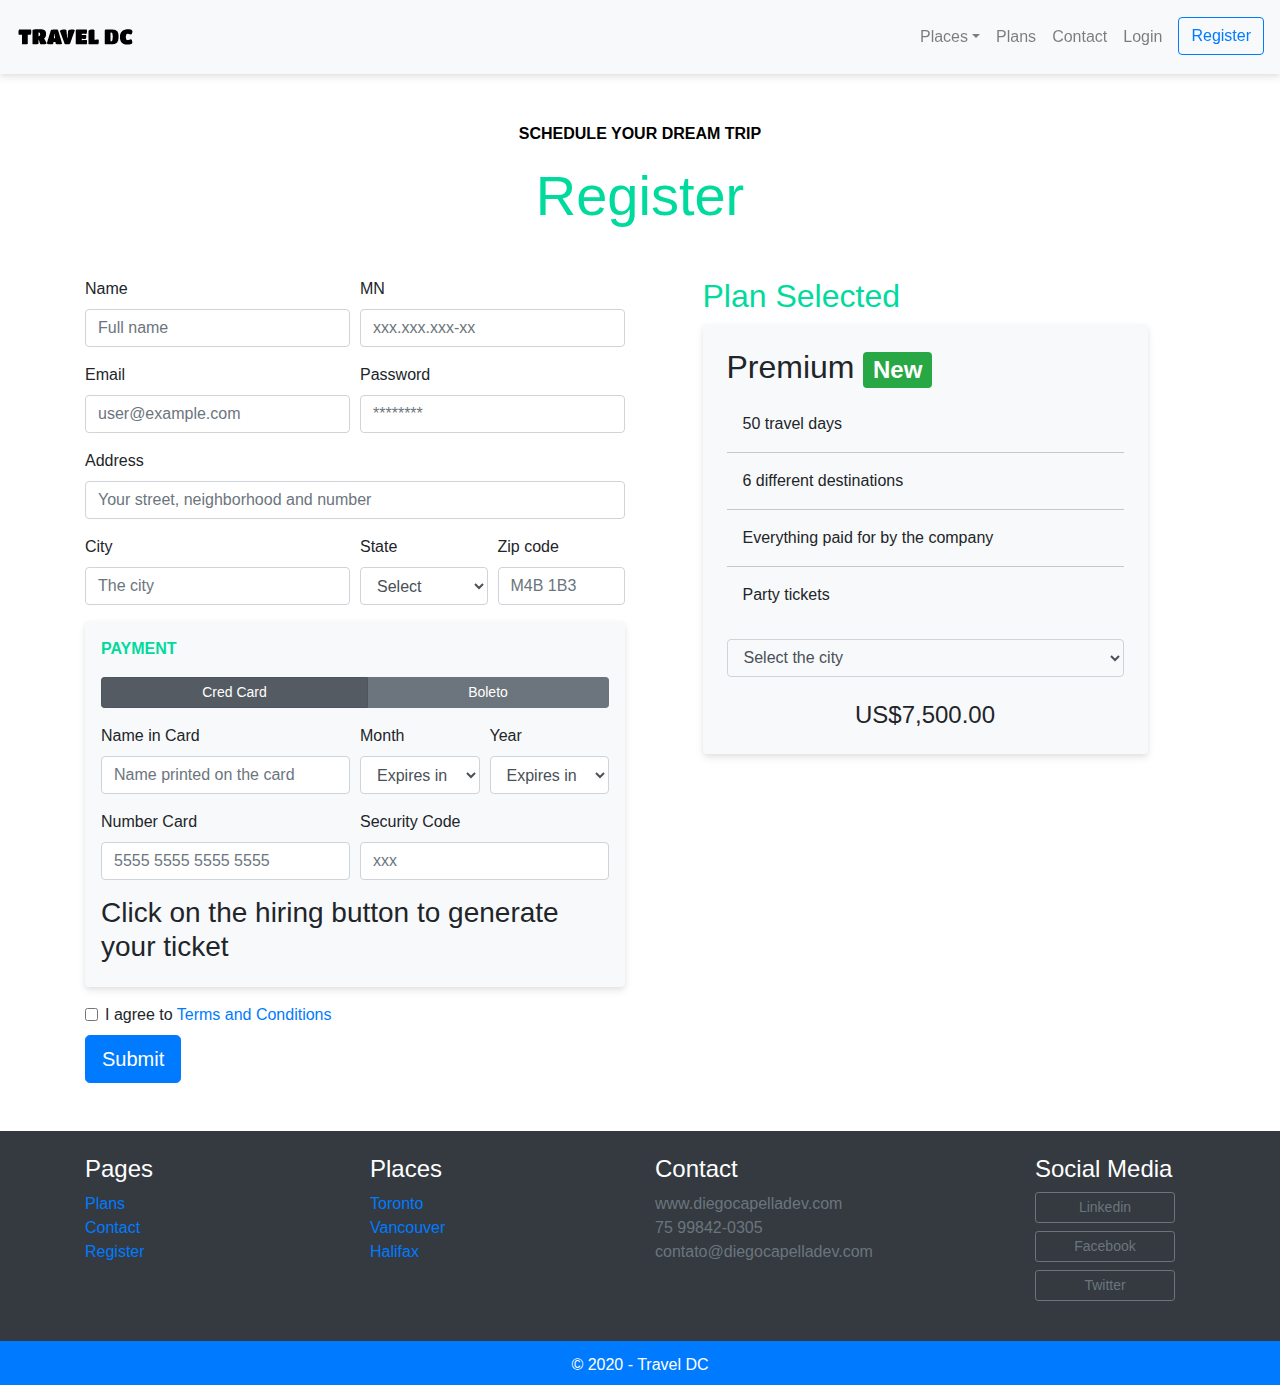
<file: register.html>
<!DOCTYPE html>
<html lang="pt-br">
<head>
  <meta charset="UTF-8">
  <meta name="viewport" content="width=device-width, initial-scale=1.0">
  <title>Travel DC</title>
  <link rel="stylesheet" href="css/bootstrap.min.css">
  <link rel="stylesheet" href="css/style.css">
</head>
<body>

  <!-- Modal Login -->
  <div class="modal fade" id="modalLogin" tabindex="-1" role="dialog" aria-labelledby="modalLoginLabel" aria-hidden="true">
    <div class="modal-dialog" role="document">
      <div class="modal-content">
        <div class="modal-header">
          <h5 class="modal-title" id="modalLoginLabel">Log-in</h5>
          <button type="button" class="close" data-dismiss="modal" aria-label="Close">
            <span aria-hidden="true">&times;</span>
          </button>
        </div>
        <div class="modal-body">
          <form>
            <div class="form-group">
              <label for="emailLogin">Email address</label>
              <input type="email" class="form-control" id="emailLogin" aria-describedby="emailHelp" placeholder="user@example.com">
              <small id="emailHelp" class="form-text text-muted">We'll never share your email with anyone else.</small>
            </div>
            <div class="form-group">
              <label for="passwordLogin">Password</label>
              <input type="password" class="form-control" id="passwordLogin" placeholder="********">
            </div>
            <button type="submit" class="btn btn-primary">Submit</button>
            <div class="mt-2">
              <small>Forgot your password? <a href="#">Click here!</a></small>
            </div>
          </form>
        </div>
      </div>
    </div>
  </div>

  <!-- Navigation-Bar -->
  <nav class="navbar fixed-top py-3 navbar-expand-md bg-light navbar-light box-shadow">
    <a href="index.html">
      <img src="img/home/logo.png" class="navbar-brand" alt="Travel DC">
    </a>
    <button class="navbar-toggler" type="button" data-toggle="collapse" data-target="#navbarSupportedContent" aria-controls="navbarSupportedContent" aria-expanded="false" aria-label="Toggle navigation">
      <span class="navbar-toggler-icon"></span>
    </button>
    <div class="collapse navbar-collapse" id="navbarSupportedContent">
      <ul class="navbar-nav ml-auto">
        <li class="nav-item dropdown">
          <a class="nav-link dropdown-toggle" id="navbarDropdown" href="#" role="button" data-toggle="dropdown" aria-haspopup="true" aria-expanded="false" >Places</a>
          <div class="dropdown-menu" aria-labelledby="navbarDropdown">
            <a class="dropdown-item" href="places.html">Toronto</a>
            <a class="dropdown-item" href="places.html">Vancouver</a>
            <a class="dropdown-item" href="places.html">Halifax</a>
          </div>
        </li>
        <li class="nav-item">
          <a class="nav-link" href="plans.html">Plans</a>
        </li>
        <li class="nav-item">
          <a class="nav-link" href="contact.html">Contact</a>
        </li>
        <li class="nav-item">
          <a class="nav-link" href="#" data-toggle="modal" data-target="#modalLogin">Login</a>
        </li>
        <li class="nav-item active">
          <a class="btn btn-outline-primary ml-md-2" href="register.html">Register</a>
        </li>
      </ul>
    </div>
  </nav>

  <!-- Register -->
  <section class="container">
    <div class="text-center my-5">
      <p class="antitle">Schedule your dream trip</p>
      <h1 class="display-4 text-primary">Register</h1>
    </div>
    <div class="row">
      <form class="col-lg-6" action="">
        <div class="form-row">
          <div class="form-group col-md-6">
            <label for="inputName">Name</label>
            <input type="text" class="form-control" id="inputName" placeholder="Full name">
          </div>
          <div class="form-group col-md-6">
            <label for="inputMembership">MN</label>
            <input type="text" class="form-control" id="inputMembership" placeholder="xxx.xxx.xxx-xx">
          </div>
          <div class="form-group col-md-6">
            <label for="inputEmail">Email</label>
            <input type="email" class="form-control" id="inputEmail" placeholder="user@example.com">
          </div>
          <div class="form-group col-md-6">
            <label for="inputPassword">Password</label>
            <input type="password" class="form-control" id="inputPassword" placeholder="********">
          </div>
          <div class="form-group col-12">
            <label for="inputAddress">Address</label>
            <input type="text" class="form-control" id="inputAddress" placeholder="Your street, neighborhood and number">
          </div>
          <div class="form-group col-md-6">
            <label for="inputCity">City</label>
            <input type="text" class="form-control" id="inputCity" placeholder="The city">
          </div>
          <div class="form-group col-md-3 col-6">
            <label for="inputState">State</label>
            <select class="form-control" id="inputState">
              <option>Select</option>
              <option>Ontario</option>
              <option>British Columbia</option>
              <option>Nova Scotia</option>
            </select>
          </div>
          <div class="form-group col-md-3 col-6">
            <label for="inputZipcode">Zip code</label>
            <input type="text" class="form-control" id="inputZipcode" placeholder="M4B 1B3">
          </div>
        </div>

        <div class="bg-light rounded box-shadow p-3 form-group">
          <p class="antitle text-primary">Payment</p>
          <nav class="nav btn-group mb-3" id="payment" role="tablist">
            <button type="button" class="btn btn-secondary active btn-sm" id="nav-card-tab" data-toggle="tab" href="#nav-card" role="tab" aria-controls="nav-card" aria-selected="true">Cred Card</button>
            <button type="button" class="btn btn-secondary btn-sm" id="nav-boleto-tab" data-toggle="tab" href="#nav-boleto" role="tab" aria-controls="nav-boleto" aria-selected="false">Boleto</button>
          </nav>
          <div class="tab-content" id="paymentContent">
            <div class="tab-pane fade show active" id="nav-card" role="tabpanel" aria-labelledby="nav-card-tab">
              <div class="form-row">
                <div class="form-group col-md-6">
                  <label for="cardName">Name in Card</label>
                  <input type="text" class="form-control" id="cardName" placeholder="Name printed on the card">
                </div>
                <div class="form-group col-md-3 col-6">
                  <label for="inputMonth">Month</label>
                  <select class="form-control" id="inputMonth">
                    <option>Expires in</option>
                    <option>01</option>
                    <option>02</option>
                    <option>03</option>
                    <option>04</option>
                    <option>05</option>
                  </select>
                </div>
                <div class="form-group col-md-3 col-6">
                  <label for="inputYear">Year</label>
                  <select class="form-control" id="inputYear">
                    <option>Expires in</option>
                    <option>2020</option>
                    <option>2021</option>
                    <option>2022</option>
                    <option>2023</option>
                    <option>2024</option>
                  </select>
                </div>
                <div class="form-group col-md-6">
                  <label for="cardNumber">Number Card</label>
                  <input type="text" class="form-control" id="cardNumber" placeholder="5555 5555 5555 5555">
                </div>
                <div class="form-group col-md-6">
                  <label for="cardCode">Security Code</label>
                  <input type="text" class="form-control" id="cardCode" placeholder="xxx">
                </div>
              </div>
            </div>

            <div class="tab-pane fade show active" id="nav-boleto" role="tabpanel" aria-labelledby="nav-card-tab"  >
              <h3 class="">Click on the hiring button to generate your ticket</h3>
            </div> 
          </div>
        </div>

        <div class="form-check">
          
          <label class="form-check-label mb-2" for="defaultCheck1">
            <input class="form-check-input" type="checkbox">
            I agree to <a href="#">Terms and Conditions</a>
          </label>
        </div>
        <button class="btn btn-primary btn-lg mb-5">Submit</button>
      </form>

      <!-- Plan Selected -->
      <div class="col-lg-5 mx-auto order-first order-lg-1 mb-5">
        <h2 class="text-primary">Plan Selected</h2>
        <div class="bg-light rounded p-4 box-shadow">
          <h2>Premium <span class="badge badge-success">New</span></h2>
          <ul class="list-plan list-unstyled">
            <li>50 travel days</li>
            <li>6 different destinations</li>
            <li>Everything paid for by the company</li>
            <li>Party tickets</li>
          </ul>
          <form action="#">
            <div class="form-group">
              <select class="form-control bg-light" id="inputCity">
                <option>Select the city</option>
                <option>Toronto</option>
                <option>Vancouver</option>
                <option>Halifax</option>
              </select>
            </div>
          </form>
          <div class="row mt-4 align-items-center">
            <div class="col text-center">
              <span class="h4">US$7,500.00</span>
            </div>
          </div>
        </div>
      </div>
    </div>
  </section>
  
  <!-- Footer -->
  <footer class="bg-dark text-white">
    <div class="container py-4">
      <div class="row">
        <div class="col-md-3 col-6">
          <h4>Pages</h4>
          <ul class="list-unstyled">
            <li><a href="plans.html">Plans</a></li>
            <li><a href="contact.html">Contact</a></li>
            <li><a href="register.html">Register</a></li>
          </ul>
        </div>

        <div class="col-md-3 col-6">
          <h4>Places</h4>
          <ul class="list-unstyled">
            <li><a href="places.html">Toronto</a></li>
            <li><a href="places.html">Vancouver</a></li>
            <li><a href="places.html">Halifax</a></li>
          </ul>
        </div>

        <div class="col-md-4 col-sm-6">
          <h4>Contact</h4>
          <ul class="list-unstyled text-secondary">
            <li>www.diegocapelladev.com</li>
            <li>75 99842-0305</li>
            <li>contato@diegocapelladev.com</li>
          </ul>
        </div>

        <div class="col-md-2 col-ms-6">
          <h4>Social Media</h4>
          <ul class="list-unstyled">
            <li><a class="btn btn-outline-secondary btn-sm mb-2 btn-block" href="#" style="max-width: 140px;">Linkedin</a></li>
            <li><a class="btn btn-outline-secondary btn-sm mb-2 btn-block" href="#" style="max-width: 140px;">Facebook</a></li>
            <li><a class="btn btn-outline-secondary btn-sm mb-2 btn-block" href="#" style="max-width: 140px;">Twitter</a></li>
          </ul>
        </div>
      </div>
    </div>
    <div class="bg-primary text-center py-2">
      <p class="mb-0 mt-1">&copy 2020 - Travel DC</p>
    </div>
  </footer>

  <script src="js/jquery-3.4.1.slim.min.js"></script>
  <script src="js/popper.min.js"></script>
  <script src="js/bootstrap.min.js"></script>
  <script src="js/app.js"></script>
</body>
</html>
</file>
<file: css/style.css>
/* Default */
body {
  padding-top: 74px;
}

/* Navigation-Bar */
.box-shadow {
  box-shadow: 0 2px 4px 0 rgba(0, 0, 0, .05),
              0 4px 8px 0 rgba(0, 0, 0, .08);
}

/* Advantage */
.antitle {
  color: black !important;
  text-transform: uppercase;
  font-weight: bold;
}

.icons-advantage {
  width: 180px;
  height: 180px;
}

/* Bloquote */
#home-quote {
  background-image: url(../img/home/viagem.jpg);
  background-attachment: fixed;
  background-size: cover;
  color: white;
}

#home-quote footer {
  color: white;
  font-weight: bold;
}

@media (max-width: 767px) {
  #home-quote .display-4 {
    font-size: 2.5rem;
  }
  body {
    padding: 0px;
  }
  .fixed-top {
    position: relative;
  }
}

/* Acordion */
.itemDivider {
  border-top: 1px solid rgba(0, 0, 0, .08);
  padding: 0.5rem 0px;
}


/* Page Plans */
.list-plan li + li {
  border-top: 1px solid rgba(0, 0, 0, .2);
}

.list-plan li {
  padding: 1rem;
}

.text-primary {
  color: #00db9d !important;
}
</file>
